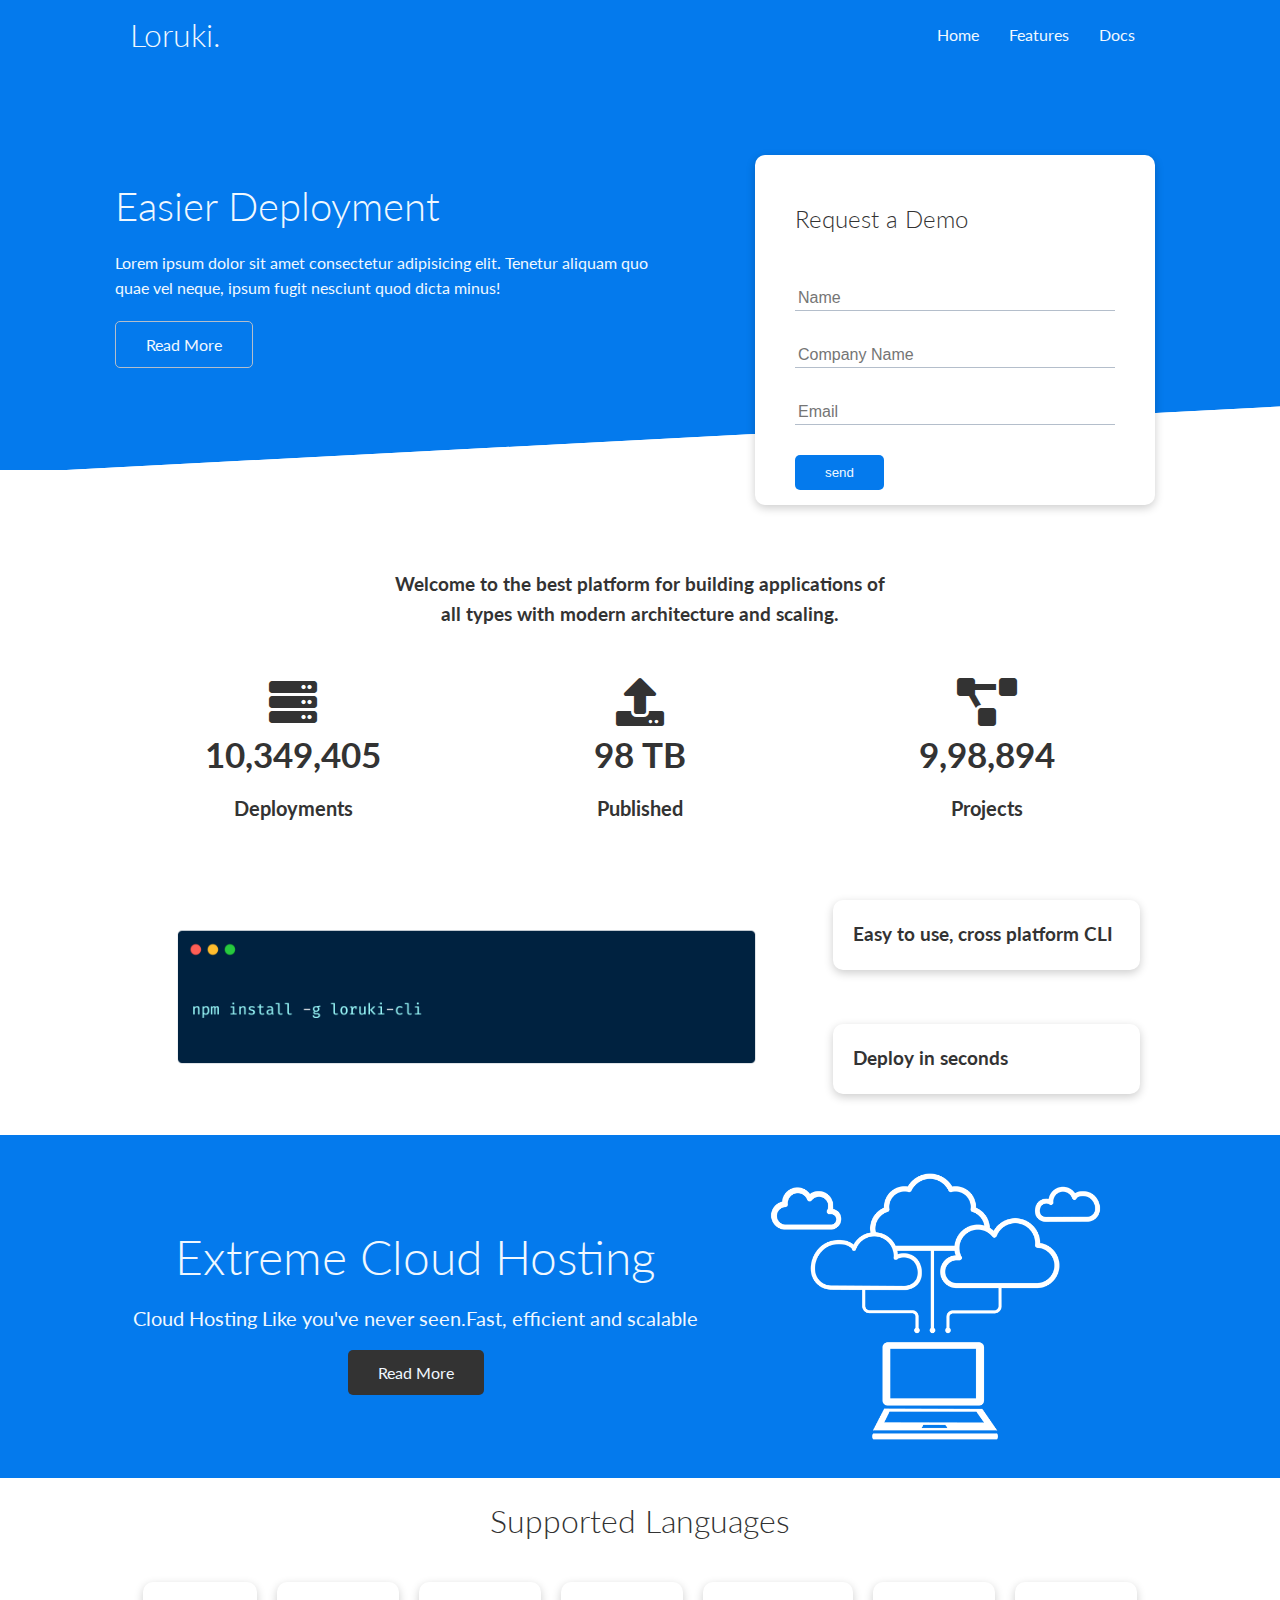
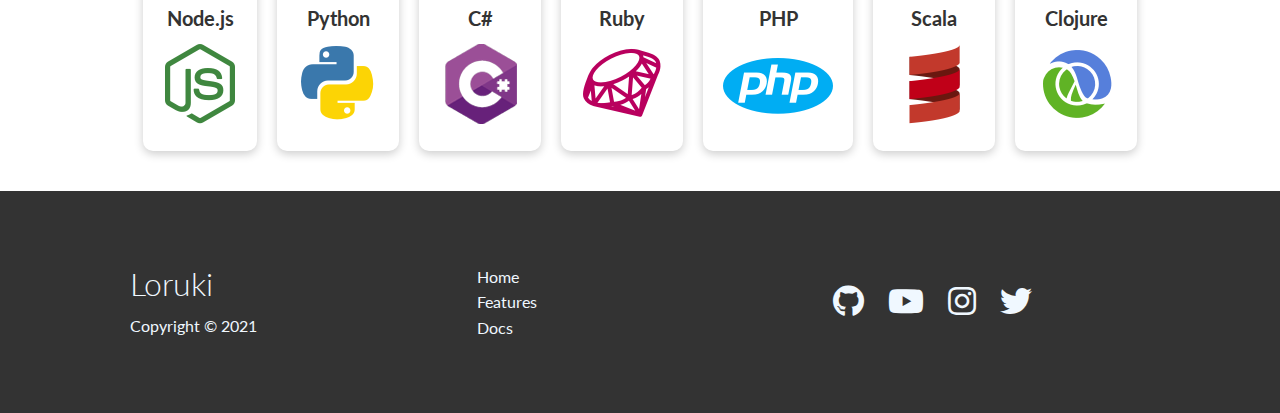
<file: index.html>
<!DOCTYPE html>
<html lang="en">
<head>
    <meta charset="UTF-8">
    <meta http-equiv="X-UA-Compatible" content="IE=edge">
    <meta name="viewport" content="width=device-width, initial-scale=1.0">
    <link rel="stylesheet" href="https://cdnjs.cloudflare.com/ajax/libs/font-awesome/5.14.0/css/all.css">
    <link rel="stylesheet" href="css/utilities.css">
    <link rel="stylesheet" href="css/style.css">
    <title>Loruki | CLoud Hosting For Everyone</title>
</head>
<body>
    <!-- Navbar -->
    <div class="navbar">
        <div class="container flex">
            <h1 class="logo">Loruki.</h1>
            <nav>
                <ul>
                    <li><a href="index.html">Home</a></li>
                    <li><a href="features.html">Features</a></li>
                    <li><a href="docs.html">Docs</a></li>
                </ul>
            </nav>
        </div>
    </div>
    <!-- Showcase -->
    <section class="showcase">
        <div class="container grid">
            <div class="showcase_text">
                <h1>Easier Deployment</h1>
                <p>Lorem ipsum dolor sit amet consectetur adipisicing elit. Tenetur aliquam quo quae vel neque, ipsum fugit nesciunt quod dicta minus!</p>
                <a href="features.html" class="btn btn_outline">Read More</a>
            </div>
            <div class="showcase_form card">
                <h2>Request a Demo</h2>
                <form name="contact" method="POST"  netlify-honeypot="bot-field" data-netlify="true">
                    <input type="hidden" name="form-name" value="contact">
                    <p class="hidden">
                        <label>Don’t fill this out if you’re human: <input name="bot-field" /></label>
                    </p>

                    <div class="form_control">
                        <input type="text" name="name" placeholder="Name" required>
                    </div>
                    <div class="form_control">
                        <input type="text" name="company" placeholder="Company Name" required>
                    </div>
                    <div class="form_control">
                        <input type="email" name="email" placeholder="Email" required>
                    </div>
                    <input type="submit" value="send" class="btn btn_primary">
                </form>
            </div>
        </div>
    </section>
    <!-- States -->
    <section class="stats">
        <div class="container">
            <h3 class="stats_heading text_center my_1">
                Welcome to the best platform for building applications of all types with modern architecture and scaling.
            </h3>
            <div class="grid grid_3 text_center my_4">
                <div>
                    <i class="fas fa-server fa-3x"></i>
                    <h3>10,349,405</h3>
                    <p class="text_secondry">Deployments</p>
                </div>
                <div>
                    <i class="fas fa-upload fa-3x"></i>
                    <h3>98 TB</h3>
                    <p class="text_secondry">Published</p>
                </div>
                <div>
                    <i class="fas fa-project-diagram fa-3x"></i>
                    <h3>9,98,894</h3>
                    <p class="text_secondry">Projects</p>
                </div>
            </div>
        </div>
    </section>
    <!-- Cli -->
    <section class="cli">
        <div class="container grid">
            <img src="images/cli.png" alt="">
            <div class="card">
                <h3>Easy to use, cross platform CLI</h3>
            </div>
            <div class="card">
                <h3>Deploy in seconds</h3>
            </div>
        </div>
    </section>
    <!-- Cloud -->
    <section class="cloud bg_primary my_2 py_2">
        <div class="container grid">
            <div class="text_center">
                <h2 class="lg">Extreme Cloud Hosting</h2>
                <p class="lead my_1">
                    Cloud Hosting Like you've never seen.Fast, efficient and scalable
                </p>
                <a href="features.html" class="btn btn_dark">Read More</a>
            </div>
            <img src="images/cloud.png" alt="">
        </div>
    </section>
    <!-- Laguages -->
    <section class="languages">
        <h2 class="md text_center my_2">
            Supported Languages
        </h2>
        <div class="container flex">
            <div class="card">
                <h4>Node.js</h4>
                <img src="images/logos/node.png" alt="">
            </div>
            <div class="card">
                <h4>Python</h4>
                <img src="images/logos/python.png" alt="">
            </div>
            <div class="card">
                <h4>C#</h4>
                <img src="images/logos/csharp.png" alt="">
            </div>
            <div class="card">
                <h4>Ruby</h4>
                <img src="images/logos/ruby.png" alt="">
            </div>
            <div class="card">
                <h4>PHP</h4>
                <img src="images/logos/php.png" alt="">
            </div>
            <div class="card">
                <h4>Scala</h4>
                <img src="images/logos/scala.png" alt="">
            </div>
            <div class="card">
                <h4>Clojure</h4>
                <img src="images/logos/clojure.png" alt="">
            </div>
            
        </div>
    </section>
    <!-- Footer -->
    <footer class="bg_dark py_5">
        <div class="container grid grid_3">
            <div class="">
                <h1>Loruki</h1>
                <p>Copyright &copy; 2021</p>
            </div>
            <nav>
                <ul>
                    <li><a href="index.html">Home</a></li>
                    <li><a href="features.html">Features</a></li>
                    <li><a href="docs.html">Docs</a></li>

                </ul>
            </nav>
            <div class="social">
                <a href=""><i class="fab fa-github fa-2x"></i></a>
                <a href=""><i class="fab fa-youtube fa-2x"></i></a>
                <a href=""><i class="fab fa-instagram fa-2x"></i></a>
                <a href=""><i class="fab fa-twitter fa-2x"></i></a>
            </div>

        </div>
    </footer>
    
</body>
</html>
</file>
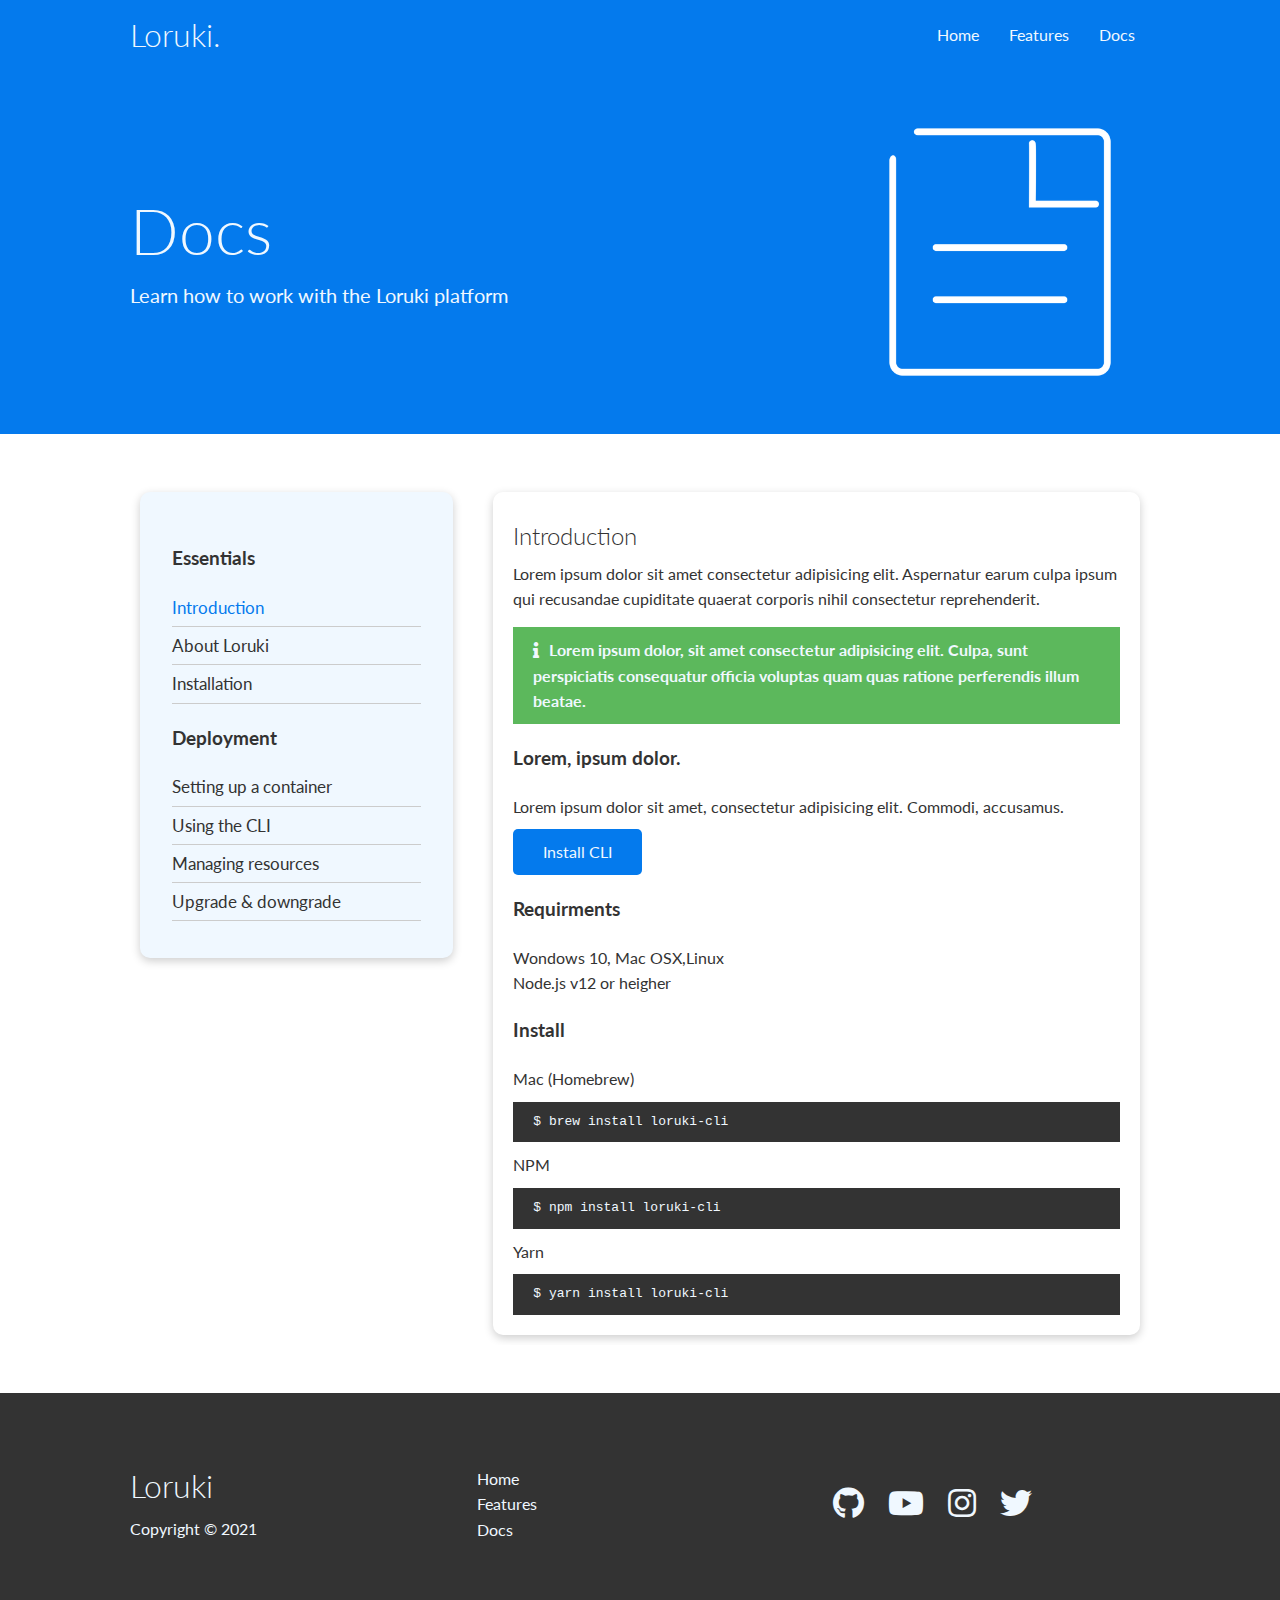
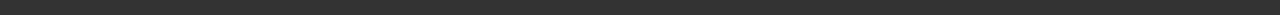
<file: docs.html>
<!DOCTYPE html>
<html lang="en">
<head>
    <meta charset="UTF-8">
    <meta http-equiv="X-UA-Compatible" content="IE=edge">
    <meta name="viewport" content="width=device-width, initial-scale=1.0">
    <link rel="stylesheet" href="https://cdnjs.cloudflare.com/ajax/libs/font-awesome/5.14.0/css/all.css">
    <link rel="stylesheet" href="css/utilities.css">
    <link rel="stylesheet" href="css/style.css">
    <title>Loruki | CLoud Hosting For Everyone</title>
</head>
<body>
    <!-- Navbar -->
    <div class="navbar">
        <div class="container flex">
            <h1 class="logo">Loruki.</h1>
            <nav>
                <ul>
                    <li><a href="index.html">Home</a></li>
                    <li><a href="features.html">Features</a></li>
                    <li><a href="docs.html">Docs</a></li>
                </ul>
            </nav>
        </div>
    </div>
    <!-- Head -->
    <div class="docs_head bg_primary py_3">
        <div class="container grid">
            <div class="">
                <h1 class="xl">Docs</h1>
                <p class="lead">Learn how to work with the Loruki platform</p>
            </div>
            <img src="images/docs.png" alt="">
        </div>
    </div>
    <!-- Docs main -->
    <section class="docs_main my_4">
        <div class="container grid">
            <div class="card bg_light p_3">
                <h3 class="my_2">Essentials</h3>
                <nav>
                    <ul>
                        <li><a class="text_primary" href="#">Introduction</a></li>
                        <li><a href="#">About Loruki</a></li>
                        <li><a href="#">Installation</a></li>
                    </ul>
                </nav>
                <h3 class="my_2">Deployment</h3>
                <nav>
                    <ul>
                        <li><a href="#">Setting up a container</a></li>
                        <li><a href="#">Using the CLI</a></li>
                        <li><a href="#">Managing resources</a></li>
                        <li><a href="#">Upgrade & downgrade</a></li>  
                    </ul>
                </nav>
            </div>
            <div class="card">
                <h2>Introduction</h2>
                <p>Lorem ipsum dolor sit amet consectetur adipisicing elit. Aspernatur earum culpa ipsum qui recusandae cupiditate quaerat corporis nihil consectetur reprehenderit.</p>
                <div class="alert alert_success">
                    <i class="fas fa-info"></i>Lorem ipsum dolor, sit amet consectetur adipisicing elit. Culpa, sunt perspiciatis consequatur officia voluptas quam quas ratione perferendis illum beatae.
                </div>

                <h3>Lorem, ipsum dolor.</h3>
                <p>Lorem ipsum dolor sit amet, consectetur adipisicing elit. Commodi, accusamus.</p>
                <a href="" class="btn btn_primary">Install CLI</a>

                <h3>Requirments</h3>
                <ul>
                    <li>Wondows 10, Mac OSX,Linux</li>
                    <li>Node.js v12 or heigher</li>
                </ul>
                <h3>Install</h3>
                <p>Mac (Homebrew)</p>
                <pre><code>$ brew install loruki-cli</code></pre>
                <p>NPM</p>
                <pre><code>$ npm install loruki-cli</code></pre>
                <p>Yarn</p>
                <pre><code>$ yarn install loruki-cli</code></pre>

            </div>
        </div>
    </section>
   
    
    <!-- Footer -->
    <footer class="bg_dark py_5">
        <div class="container grid grid_3">
            <div class="">
                <h1>Loruki</h1>
                <p>Copyright &copy; 2021</p>
            </div>
            <nav>
                <ul>
                    <li><a href="index.html">Home</a></li>
                    <li><a href="features.html">Features</a></li>
                    <li><a href="docs.html">Docs</a></li>

                </ul>
            </nav>
            <div class="social">
                <a href=""><i class="fab fa-github fa-2x"></i></a>
                <a href=""><i class="fab fa-youtube fa-2x"></i></a>
                <a href=""><i class="fab fa-instagram fa-2x"></i></a>
                <a href=""><i class="fab fa-twitter fa-2x"></i></a>
            </div>

        </div>
    </footer>
    
</body>
</html>
</file>
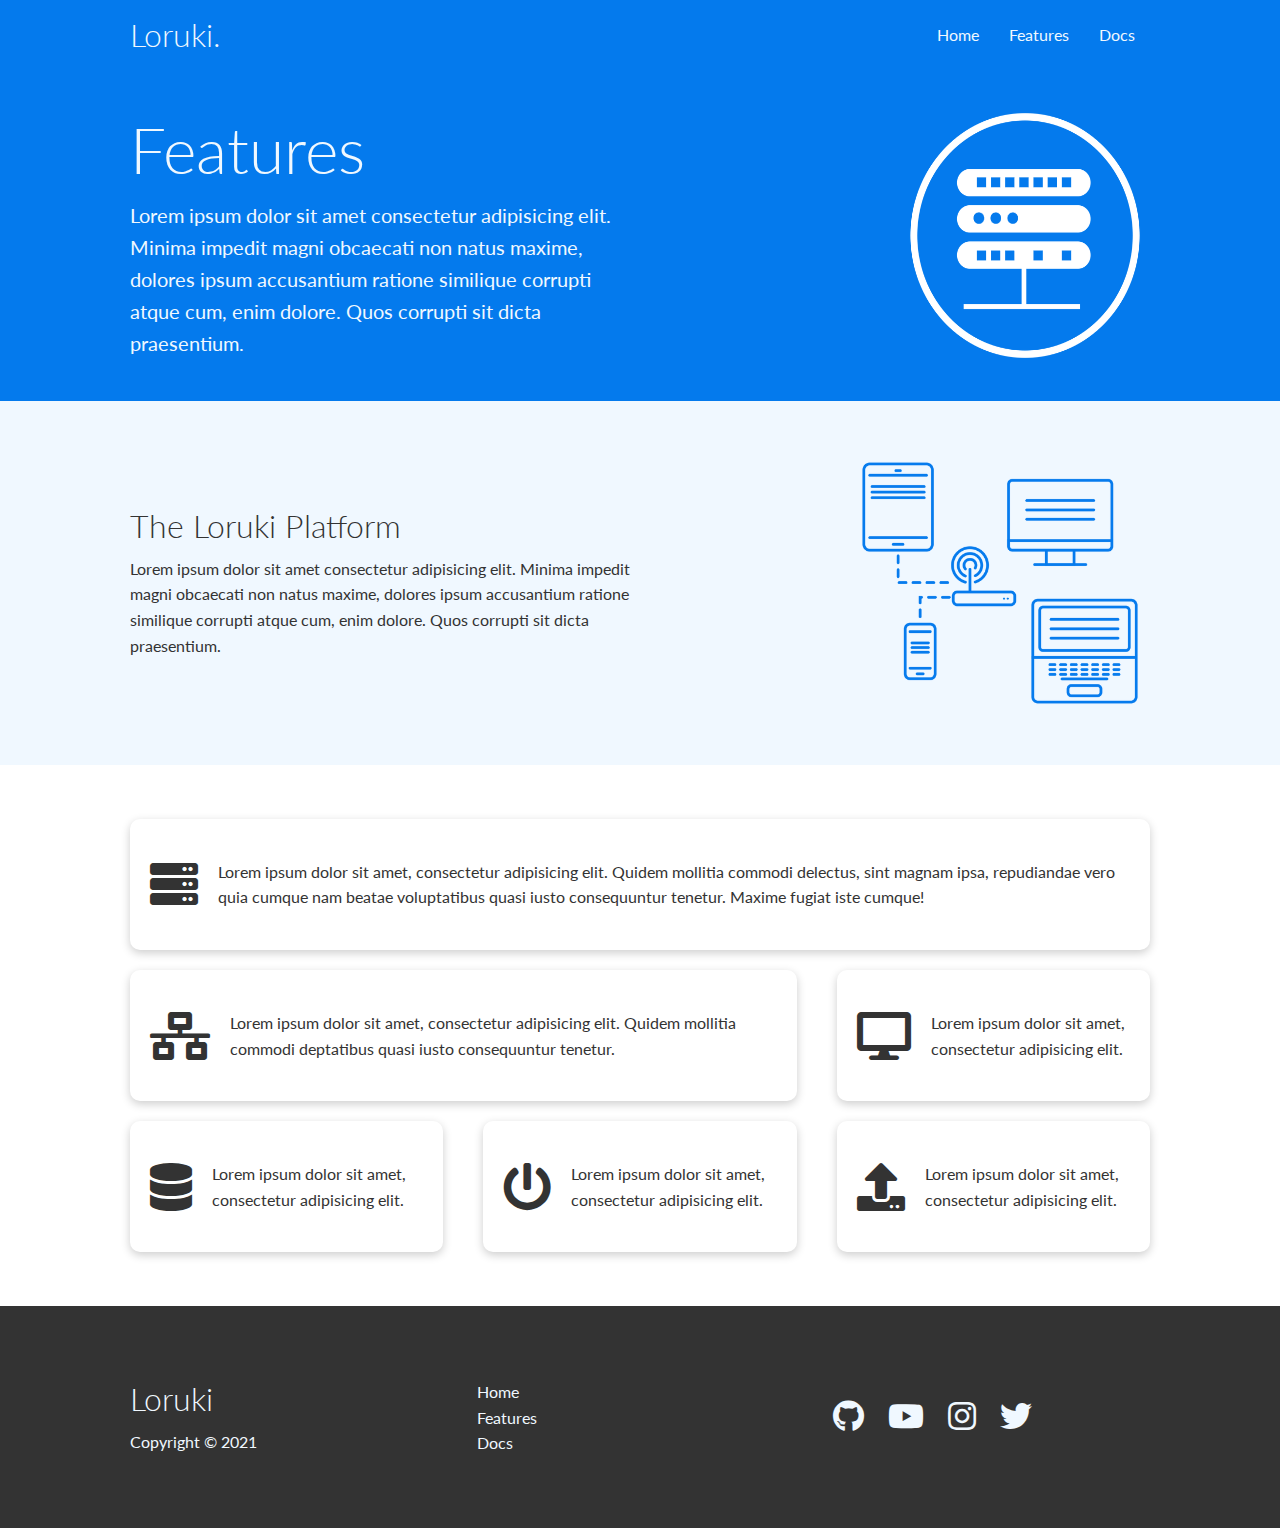
<file: features.html>
<!DOCTYPE html>
<html lang="en">
<head>
    <meta charset="UTF-8">
    <meta http-equiv="X-UA-Compatible" content="IE=edge">
    <meta name="viewport" content="width=device-width, initial-scale=1.0">
    <link rel="stylesheet" href="https://cdnjs.cloudflare.com/ajax/libs/font-awesome/5.14.0/css/all.css">
    <link rel="stylesheet" href="css/utilities.css">
    <link rel="stylesheet" href="css/style.css">
    <title>Loruki | CLoud Hosting For Everyone</title>
</head>
<body>
    <!-- Navbar -->
    <div class="navbar">
        <div class="container flex">
            <h1 class="logo">Loruki.</h1>
            <nav>
                <ul>
                    <li><a href="index.html">Home</a></li>
                    <li><a href="features.html">Features</a></li>
                    <li><a href="docs.html">Docs</a></li>
                </ul>
            </nav>
        </div>
    </div>
    <!-- Head -->
    <div class="features_head bg_primary py_3">
        <div class="container grid">
            <div class="">
                <h1 class="xl">Features</h1>
                <p class="lead">Lorem ipsum dolor sit amet consectetur adipisicing elit. Minima impedit magni obcaecati non natus maxime, dolores ipsum accusantium ratione similique corrupti atque cum, enim dolore. Quos corrupti sit dicta praesentium.</p>
            </div>
            <img src="images/server.png" alt="">
        </div>
    </div>
    <!-- Sub Head -->
    <section class="features_sub_head bg_light py_3">
        <div class="container grid">
            <div class="">
                <h1 class="md">The Loruki Platform</h1>
                <p class="">Lorem ipsum dolor sit amet consectetur adipisicing elit. Minima impedit magni obcaecati non natus maxime, dolores ipsum accusantium ratione similique corrupti atque cum, enim dolore. Quos corrupti sit dicta praesentium.</p>
            </div>
            <img src="images/server2.png" alt="">
        </div>

    </section>
    <!-- Features Main -->
    <section class="features_main my_2">
       <div class="container grid grid_3">
        <div class="card flex">
            <i class="fas fa-server fa-3x"></i>
            <p>Lorem ipsum dolor sit amet, consectetur adipisicing elit. Quidem mollitia commodi delectus, sint magnam ipsa, repudiandae vero quia cumque nam beatae voluptatibus quasi iusto consequuntur tenetur. Maxime fugiat iste cumque!</p>
            
        </div>
        <div class="card flex">
            <i class="fas fa-network-wired fa-3x"></i>
            <p>Lorem ipsum dolor sit amet, consectetur adipisicing elit. Quidem mollitia commodi deptatibus quasi iusto consequuntur tenetur.</p>
            
        </div>
        <div class="card flex">
            <i class="fas fa-desktop fa-3x"></i>
            <p>Lorem ipsum dolor sit amet, consectetur adipisicing elit.</p>

            
        </div>
        <div class="card flex">
            <i class="fas fa-database fa-3x"></i>
            <p>Lorem ipsum dolor sit amet, consectetur adipisicing elit.</p>

            
        </div>
        <div class="card flex">
            <i class="fas fa-power-off fa-3x"></i>
            <p>Lorem ipsum dolor sit amet, consectetur adipisicing elit.</p>
            
        </div>
        <div class="card flex">
            <i class="fas fa-upload fa-3x"></i>
            <p>Lorem ipsum dolor sit amet, consectetur adipisicing elit.</p>

            
        </div>
       </div>
    </section>
    
    <!-- Footer -->
    <footer class="bg_dark py_5">
        <div class="container grid grid_3">
            <div class="">
                <h1>Loruki</h1>
                <p>Copyright &copy; 2021</p>
            </div>
            <nav>
                <ul>
                    <li><a href="index.html">Home</a></li>
                    <li><a href="features.html">Features</a></li>
                    <li><a href="docs.html">Docs</a></li>

                </ul>
            </nav>
            <div class="social">
                <a href=""><i class="fab fa-github fa-2x"></i></a>
                <a href=""><i class="fab fa-youtube fa-2x"></i></a>
                <a href=""><i class="fab fa-instagram fa-2x"></i></a>
                <a href=""><i class="fab fa-twitter fa-2x"></i></a>
            </div>

        </div>
    </footer>
    
</body>
</html>
</file>
<file: css/utilities.css>
.container{
    max-width: 1100px;
    margin: 0 auto;
    overflow: auto;
    padding: 0 40px;
}
.card{
    background-color: white;
    color: #333;
    border-radius: 10px;
    box-shadow: 0 3px 10px rgba(0,0,0,0.2);
    padding: 20px;
    margin: 10px;
}
.btn{
    display: inline-block;
    padding: 10px 30px;
    cursor: pointer;
    background: var(--primary-color);
    color: aliceblue;
    border: none;
    border-radius: 5px;
}
.btn_outline{
    background-color:transparent ;
    border:1px solid #b4becb;
}
.btn:hover{
    transform: scale(0.98);
}
/* Backgounds & colored buttons */

.bg_primary , .btn_primary{
    background-color: var(--primary-color);
    color: var(--light-color);
}
.bg_secondary , .btn_secondary{
    background-color: var(--secondary-color);
    color: var(--light-color);
}
.bg_dark , .btn_dark{
    background-color: var(--dark-color);
    color: var(--light-color);
}
.bg_light , .btn_light{
    background-color: var(--light-color);
    color: var(--dark-color);
}
.bg_primary a , .btn_primary a,
.bg_secondary a, .btn_secondary a,
.bg_dark a, .btn_dark a{
    color: var(--light-color);
}
/* Text Colors */
.text_primary{
   color: var(--primary-color);
   
}
.text_secondary{
   color: var(--secondary-color);
   
}
.text_dark{
   color: var(--dark-color);
   
}
.text_light{
   color: var(--light-color);
    
}
/* Text Sizes */
.lead{
    font-size: 20px;
}
.sm{
    font-size: 1rem;
}
.md{
    font-size: 2rem;
}
.lg{
    font-size: 3rem;
}
.xl{
    font-size: 4rem;
}
.text_center{
    text-align: center;
}
/* Alert */
.alert{
    background-color:var(--light-color);
    padding: 10px 20px;
    font-weight: bold;
    margin: 15px 0;
}
.alert i{
    margin-right: 10px;

}
.alert_success{
    background-color: var(--success-color);
    color: var(--light-color);
}
.alert_error{
    background-color: var(--error-color);
    color: var(--light-color);
}
.flex{
    display: flex;
    justify-content: center;
    align-items: center;
    height: 100%;
}
.grid{
    display: grid;
    grid-template-columns: repeat(2,1fr);
    gap: 20px;
    justify-content: center;
    align-items: center;
    height: 100%;
}
.grid_3{
    grid-template-columns: repeat(3,1fr);

}
/* Margin */
.my_1{
    margin: 1rem 0;
}
.my_2{
    margin: 1.5rem 0;
}
.my_3{
    margin: 2rem 0;
}
.my_4{
    margin: 3rem 0;
}
.my_5{
    margin: 4rem 0;
}
.m_1{
    margin: 1rem;
}
.m_2{
    margin: 1.5rem;
}
.m_3{
    margin: 2rem;
}
.m_4{
    margin: 3rem;
}
.m_5{
    margin: 4rem;
}
/* Padding */
.py_1{
    padding: 1rem 0;
}
.py_2{
    padding: 1.5rem 0;
}
.py_3{
    padding: 2rem 0;
}
.py_4{
    padding: 3rem 0;
}
.py_5{
    padding: 4rem 0;
}
.p_1{
    padding: 1rem;
}
.p_2{
    padding: 1.5rem;
}
.p_3{
    padding: 2rem;
}
.p_4{
    padding: 3rem;
}
.p_5{
    padding: 4rem;
}
</file>
<file: css/style.css>
@import url('https://fonts.googleapis.com/css2?family=Lato:wght@300&display=swap');
:root{
    --primary-color:#047aed;
    --secondary-color:#1c3fa8;
    /* --dark-color:#002240; */
    --dark-color:#333;
    --light-color:aliceblue;
    --success-color:#5cb85c;
    --error-color:#d9534f;
}
*{
    box-sizing: border-box;
    padding: 0;
    margin: 0;
}
body{
    font-family: 'Lato', sans-serif;
    color: #333;
    line-height: 1.6;
}
ul{
    list-style: none;
}
a{
    text-decoration: none;
    color: #333;
}
h1,h2{
    font-weight: 300;
    line-height: 1.2;
    margin: 10px 0;
}
p{
    margin: 10px 0;
}
img{
    width: 100%;
    height: 100%;
}
code,pre{
    background-color: var(--dark-color);
    color: var(--light-color);
    padding: 10px;
}
.hidden{
    visibility: hidden;
    height: 0;
}

/* Navbar */
.navbar{
    background-color:var(--primary-color);
    color:var(--light-color);
    height: 70px;
}
.navbar ul{
    display: flex;
}
.navbar a{
    color: var(--light-color);
    padding: 10px;
    margin: 0 5px;
}
.navbar a:hover{
    border-bottom: 2px var(--light-color) solid;
}
.navbar .flex{
    justify-content: space-between;
}
/* Showcase */
.showcase{
    height: 400px;
    background-color:var(--primary-color);
    color: var(--light-color);
    position: relative;
}
.showcase h1{
    font-size: 40px;
}
.showcase p{
    margin: 20px 0;
}
.showcase .grid{
    grid-template-columns: 55% 45%;
    gap: 30px;
    overflow: visible;
}
.showcase_text{
    animation: slideInFromleft 1s ease-in;
}
.showcase_form{
    position: relative;
    top: 60px;
    height: 350px;
    width: 400px;
    padding: 40px;
    z-index: 100;
    justify-self: flex-end;
    animation:slideInFromRight 1s ease-in
}
.showcase_form .form_control{
    margin: 30px 0;
}
.showcase_form input[type='text'],
.showcase_form input[type='email']{
    border: 0;
    border-bottom: 1px solid #b4becb;
    width: 100%;
    padding: 3px;
    font-size: 16px;

}
.showcase_form input:focus{
    outline: none;
}
.showcase::before,
.showcase::after{
    content: '';
    position: absolute;
    height: 100px;
    bottom: -70px;
    right: 0;
    left: 0;
    background: #fff;
    transform: skewY(-3deg);
    -webkit-transform: skewY(-3deg);
    -moz-transform: skewY(-3deg);
    -ms-transform: skewY(-3deg);

}
/* Stats */
.stats{
    padding-top: 100px;
    animation: slideInFromBottom 1s ease-in;
}
.stats_heading{
    max-width: 500px;
    margin: auto;
}
.stats .grid h3{
    font-size: 35px;
}
.stats .grid p{
    font-size: 20px;
    font-weight: bold;
}
/* Cli */
.cli .grid{
    grid-template-columns: repeat(3,1fr);
    grid-template-rows:repeat( 2,1fr);
}
.cli .grid > *:first-child{
    grid-column: 1 / span 2;
    grid-row: 1 / span 2;
}
/* Cloud */
.cloud .grid{
    grid-template-columns: 4fr 3fr;
}
/* Languages */
.languages .flex{
    flex-wrap: wrap;
}
.languages .card{
    text-align: center;
    margin: 18px 10px 40px;
    transition: transform 0.2s ease;
}
.languages .card h4{
    font-size: 20px;
    margin-bottom: 10px;
}
.languages .card:hover{
    transform: translateY(-15px);
}
/* features */
.features_head img{
    width: 250px;
    justify-self: flex-end;
}
.features_sub_head img,.docs_head img{
    width: 300px;
    justify-self: flex-end;

}
.features_main .card > i{
    margin-right: 20px;

}
.features_main .grid{
    padding: 30px;
}
.features_main .grid > *:first-child{
    grid-column: 1 / span 3;
    
}
.features_main .grid > *:nth-child(2){
    grid-column: 1 / span 2;
    
}
/* Docs */
.docs_main h3{
    margin: 20px 0;
}
.docs_main .grid{
    grid-template-columns: 1fr 2fr;
    align-items: flex-start;
}
.docs_main nav li{
    font-size: 17px;
    padding-bottom: 5px;
    margin-bottom: 5px;
    border-bottom: 1px solid #ccc;
}
.docs_main a:hover{
    font-weight: bold;
}
/* Footer */
footer .social a{
    margin: 0 10px;
}
/* Animations */
@keyframes slideInFromleft{
    0%{
        transform: translateX(-100%);
    }
    100%{
        transform: translateX(0);
    }

}
@keyframes slideInFromRight{
    0%{
        transform: translateX(100%);
    }
    100%{
        transform: translateX(0);
    }

}
@keyframes slideInFromTop{
    0%{
        transform: translateY(-100%);
    }
    100%{
        transform: translateX(0);
    }

}
@keyframes slideInFromBottom{
    0%{
        transform: translateY(100%);
    }
    100%{
        transform: translateX(0);
    }

}
/* Tablets and under */

@media(max-width:928px){
    .grid,
    .showcase .grid,
    .stats .grid,
    .cli .grid,
    .cloud .grid,
    .features_main .grid,
    .docs_main .grid,
    footer .grid{
        grid-template-columns: 1fr;
        grid-template-rows: 1fr;
    }
    .showcase{
        height: auto;
    }
    .showcase_text{
        text-align: center;
        margin-top: 40px;
        animation: slideInFromTop 1s ease-in;

       
    }
    .showcase_form{
        justify-self: center;
        margin: auto;
        width: 100%;
        animation: slideInFromBottom 1s ease-in;

    }
    .cli .grid > *:first-child{
        grid-column: 1;
        grid-row: 1;
    }
    .features_head,
    .features_sub_head,
    .docs_head{
        text-align: center;
    }
    .features_head img,
    .features_sub_head img,
    .docs_head img{
        justify-self: center;
    }
    .features_main .grid >*:first-child,
    .features_main .grid >*:nth-child(2){
        grid-column: 1;

    }


}

/* Mobile */
@media(max-width:500px){
    .navbar{
        height: 110px;
    }
    .navbar .flex{
        flex-direction: column;
    }
    .navbar ul{
        padding: 10px;
        background-color: rgba(0,0,0,0.1);


    }

}
</file>
